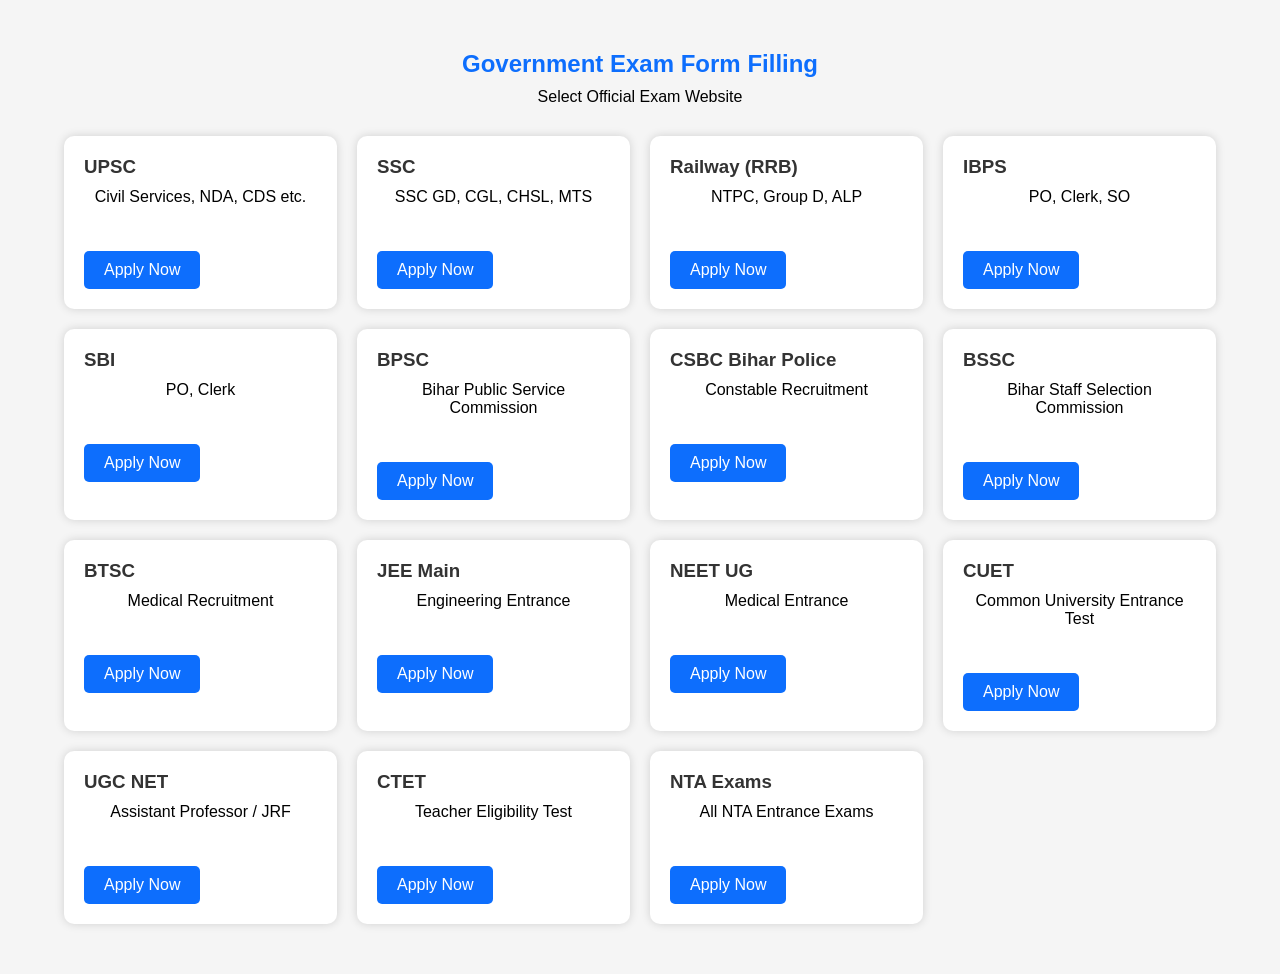
<file: Form filing/index.html>
<!DOCTYPE html>
<html lang="en">
<head>

<meta charset="UTF-8">
<meta name="viewport" content="width=device-width, initial-scale=1.0">

<title>Exam Form Filling | Dev Cyber Cafe</title>

<link rel="stylesheet" href="style.css">

</head>
<body>

<section class="exam-section">

<h1>Government Exam Form Filling</h1>

<p>Select Official Exam Website</p>

<div class="exam-container">

<!-- UPSC -->
<div class="exam-card">
<h3>UPSC</h3>
<p>Civil Services, NDA, CDS etc.</p>

<a href="https://upsconline.nic.in/" target="_blank">
Apply Now
</a>
</div>

<!-- SSC -->
<div class="exam-card">
<h3>SSC</h3>
<p>SSC GD, CGL, CHSL, MTS</p>

<a href="https://ssc.gov.in/" target="_blank">
Apply Now
</a>
</div>

<!-- Railway -->
<div class="exam-card">
<h3>Railway (RRB)</h3>
<p>NTPC, Group D, ALP</p>

<a href="https://www.rrbcdg.gov.in/" target="_blank">
Apply Now
</a>
</div>

<!-- Banking -->
<div class="exam-card">
<h3>IBPS</h3>

<p>PO, Clerk, SO</p>

<a href="https://www.ibps.in/" target="_blank">
Apply Now
</a>

</div>

<!-- SBI -->
<div class="exam-card">

<h3>SBI</h3>

<p>PO, Clerk</p>

<a href="https://sbi.co.in/web/careers" target="_blank">

Apply Now

</a>

</div>

<!-- Bihar -->
<div class="exam-card">

<h3>BPSC</h3>

<p>Bihar Public Service Commission</p>

<a href="https://bpsc.bih.nic.in/" target="_blank">

Apply Now

</a>

</div>

<!-- Bihar Police -->
<div class="exam-card">

<h3>CSBC Bihar Police</h3>

<p>Constable Recruitment</p>

<a href="https://csbc.bih.nic.in/" target="_blank">

Apply Now

</a>

</div>

<!-- Bihar SSC -->

<div class="exam-card">

<h3>BSSC</h3>

<p>Bihar Staff Selection Commission</p>

<a href="https://bssc.bihar.gov.in/" target="_blank">

Apply Now

</a>

</div>

<!-- Bihar BTSC -->

<div class="exam-card">

<h3>BTSC</h3>

<p>Medical Recruitment</p>

<a href="https://btsc.bih.nic.in/" target="_blank">

Apply Now

</a>

</div>

<!-- JEE -->

<div class="exam-card">

<h3>JEE Main</h3>

<p>Engineering Entrance</p>

<a href="https://jeemain.nta.nic.in/" target="_blank">

Apply Now

</a>

</div>

<!-- NEET -->

<div class="exam-card">

<h3>NEET UG</h3>

<p>Medical Entrance</p>

<a href="https://neet.nta.nic.in/" target="_blank">

Apply Now

</a>

</div>

<!-- CUET -->

<div class="exam-card">

<h3>CUET</h3>

<p>Common University Entrance Test</p>

<a href="https://cuet.nta.nic.in/" target="_blank">

Apply Now

</a>

</div>

<!-- UGC -->

<div class="exam-card">

<h3>UGC NET</h3>

<p>Assistant Professor / JRF</p>

<a href="https://ugcnet.nta.nic.in/" target="_blank">

Apply Now

</a>

</div>

<!-- CTET -->

<div class="exam-card">

<h3>CTET</h3>

<p>Teacher Eligibility Test</p>

<a href="https://ctet.nic.in/" target="_blank">

Apply Now

</a>

</div>

<!-- NTA -->

<div class="exam-card">

<h3>NTA Exams</h3>

<p>All NTA Entrance Exams</p>

<a href="https://nta.ac.in/" target="_blank">

Apply Now

</a>

</div>

</div>

</section>

<script src="script.js"></script>

</body>
</html>
</file>
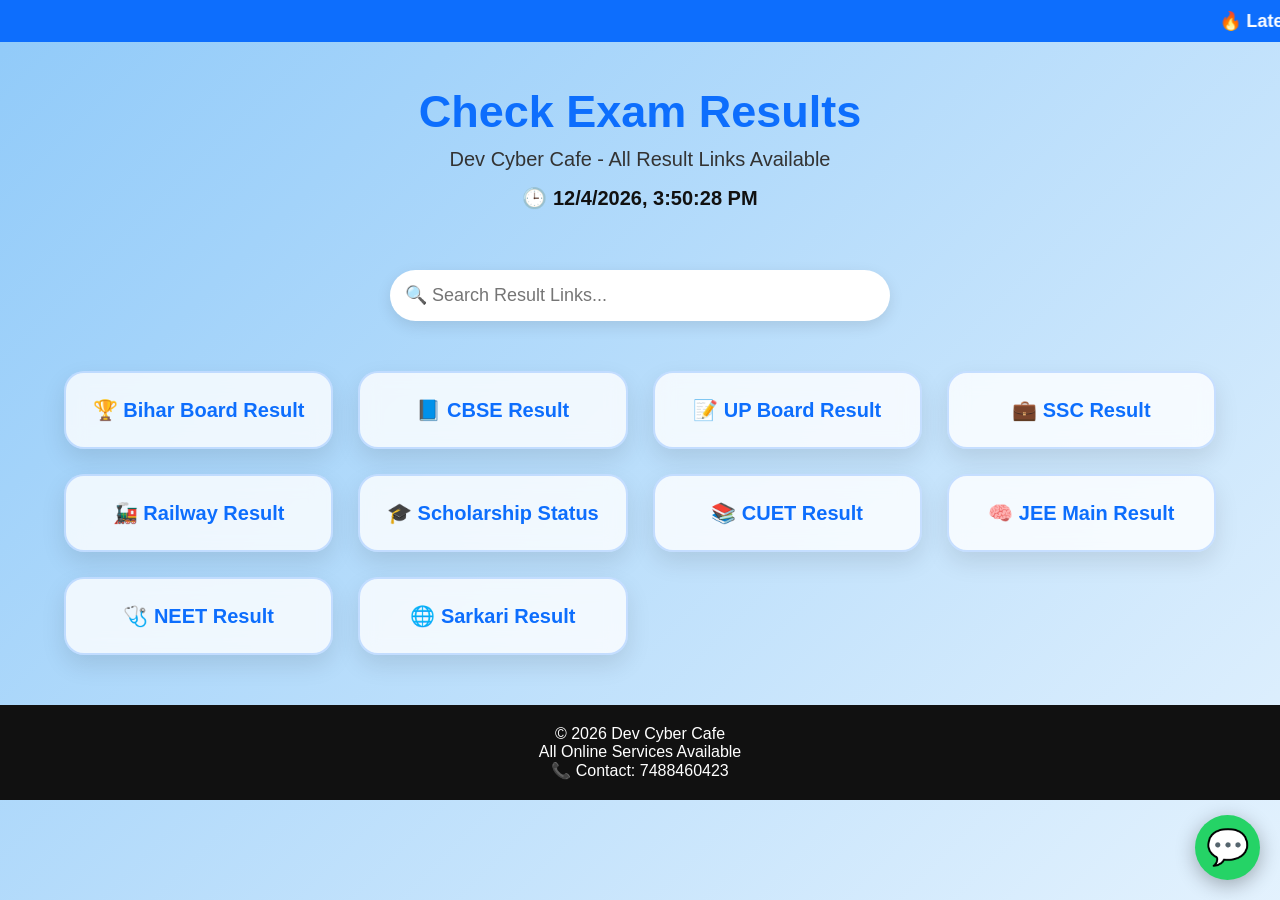
<file: Check result.html>
<!DOCTYPE html>
<html lang="en">
<head>
  <meta charset="UTF-8" />
  <meta name="viewport" content="width=device-width, initial-scale=1.0"/>

  <title>Check Result - Dev Cyber Cafe</title>

  <style>

    *{
      margin:0;
      padding:0;
      box-sizing:border-box;
      font-family:Arial, sans-serif;
    }

    body{
      min-height:100vh;
      background: linear-gradient(-45deg,#e3f2fd,#bbdefb,#ffffff,#90caf9);
      background-size:400% 400%;
      animation:bg 12s ease infinite;
    }

    @keyframes bg{
      0%{background-position:0% 50%;}
      50%{background-position:100% 50%;}
      100%{background-position:0% 50%;}
    }

    /* Notice Bar */

    marquee{
      background:#0d6efd;
      color:white;
      padding:10px;
      font-size:18px;
      font-weight:bold;
    }

    /* Header */

    .header{
      text-align:center;
      padding:40px 20px;
      color:#0d6efd;
    }

    .header h1{
      font-size:45px;
      margin-bottom:10px;
    }

    .header p{
      font-size:20px;
      color:#333;
    }

    /* Clock */

    #clock{
      margin-top:15px;
      font-size:20px;
      font-weight:bold;
      color:#111;
    }

    /* Search Box */

    .search-box{
      width:90%;
      max-width:500px;
      margin:20px auto;
      text-align:center;
    }

    .search-box input{
      width:100%;
      padding:15px;
      border:none;
      border-radius:30px;
      outline:none;
      font-size:18px;
      box-shadow:0 5px 15px rgba(0,0,0,0.1);
    }

    /* Result Links */

    .result-links{
      width:90%;
      max-width:1200px;
      margin:50px auto;

      display:grid;
      grid-template-columns:repeat(auto-fit,minmax(250px,1fr));
      gap:25px;
    }

    .result-links a{
      background:rgba(255,255,255,0.8);
      backdrop-filter:blur(10px);
      color:#0d6efd;
      text-decoration:none;
      padding:25px 20px;
      text-align:center;
      border-radius:20px;
      font-size:20px;
      font-weight:bold;
      border:2px solid rgba(13,110,253,0.2);

      transition:0.4s;

      box-shadow:0 10px 25px rgba(0,0,0,0.1);
    }

    .result-links a:hover{
      background:#0d6efd;
      color:white;

      transform:translateY(-10px) scale(1.03);

      box-shadow:0 15px 30px rgba(0,0,0,0.25);
    }

    /* Footer */

    footer{
      background:#111;
      color:white;
      text-align:center;
      padding:20px;
      margin-top:50px;
    }

    /* WhatsApp Button */

    .whatsapp{
      position:fixed;
      bottom:20px;
      right:20px;
      background:#25d366;
      color:white;
      width:65px;
      height:65px;
      border-radius:50%;
      display:flex;
      align-items:center;
      justify-content:center;
      font-size:35px;
      text-decoration:none;
      box-shadow:0 5px 20px rgba(0,0,0,0.3);
      z-index:1000;
      transition:0.3s;
    }

    .whatsapp:hover{
      transform:scale(1.1);
    }

    @media(max-width:600px){

      .header h1{
        font-size:30px;
      }

      .header p{
        font-size:16px;
      }

      .result-links a{
        font-size:18px;
      }

    }

  </style>

</head>
<body>

  <!-- Notice -->

  <marquee>
    🔥 Latest Results, Admit Cards & Scholarship Updates Available Here 🔥
  </marquee>

  <!-- Header -->

  <div class="header">
    <h1>Check Exam Results</h1>
    <p>Dev Cyber Cafe - All Result Links Available</p>

    <div id="clock"></div>
  </div>

  <!-- Search Box -->

  <div class="search-box">
    <input type="text" placeholder="🔍 Search Result Links...">
  </div>

  <!-- Result Links -->

  <div class="result-links">

    <a href="https://result.biharboardonline.org/"
    target="_blank" rel="noopener noreferrer">
    🏆 Bihar Board Result
    </a>

    <a href="https://ssc.gov.in/home/candidate-result"
    target="_blank" rel="noopener noreferrer">
    📘 CBSE Result
    </a>

    <a href="https://upresults.nic.in/"
    target="_blank" rel="noopener noreferrer">
    📝 UP Board Result
    </a>

    <a href="https://ssc.nic.in/"
    target="_blank" rel="noopener noreferrer">
    💼 SSC Result
    </a>

    <a href="https://www.rrbcdg.gov.in/"
    target="_blank" rel="noopener noreferrer">
    🚂 Railway Result
    </a>

    <a href="https://medhasoft.bih.nic.in/"
    target="_blank" rel="noopener noreferrer">
    🎓 Scholarship Status
    </a>

    <a href="https://cuet.samarth.ac.in/"
    target="_blank" rel="noopener noreferrer">
    📚 CUET Result
    </a>

    <a href="https://jeemain.nta.nic.in/"
    target="_blank" rel="noopener noreferrer">
    🧠 JEE Main Result
    </a>

    <a href="https://neet.nta.nic.in/"
    target="_blank" rel="noopener noreferrer">
    🩺 NEET Result
    </a>

    <a href="https://www.sarkariresult.com/"
    target="_blank" rel="noopener noreferrer">
    🌐 Sarkari Result
    </a>

  </div>

  <!-- Footer -->

  <footer>
    <p>© 2026 Dev Cyber Cafe</p>
    <p>All Online Services Available</p>
    <p>📞 Contact: 7488460423</p>
  </footer>

  <!-- WhatsApp Floating Button -->

  <a href="https://wa.me/917488460423"
  class="whatsapp"
  target="_blank">
  💬
  </a>

  <!-- Clock Script -->

  <script>

    setInterval(()=>{
      document.getElementById('clock').innerHTML =
      "🕒 " + new Date().toLocaleString();
    },1000);

  </script>

</body>
</html>
</file>
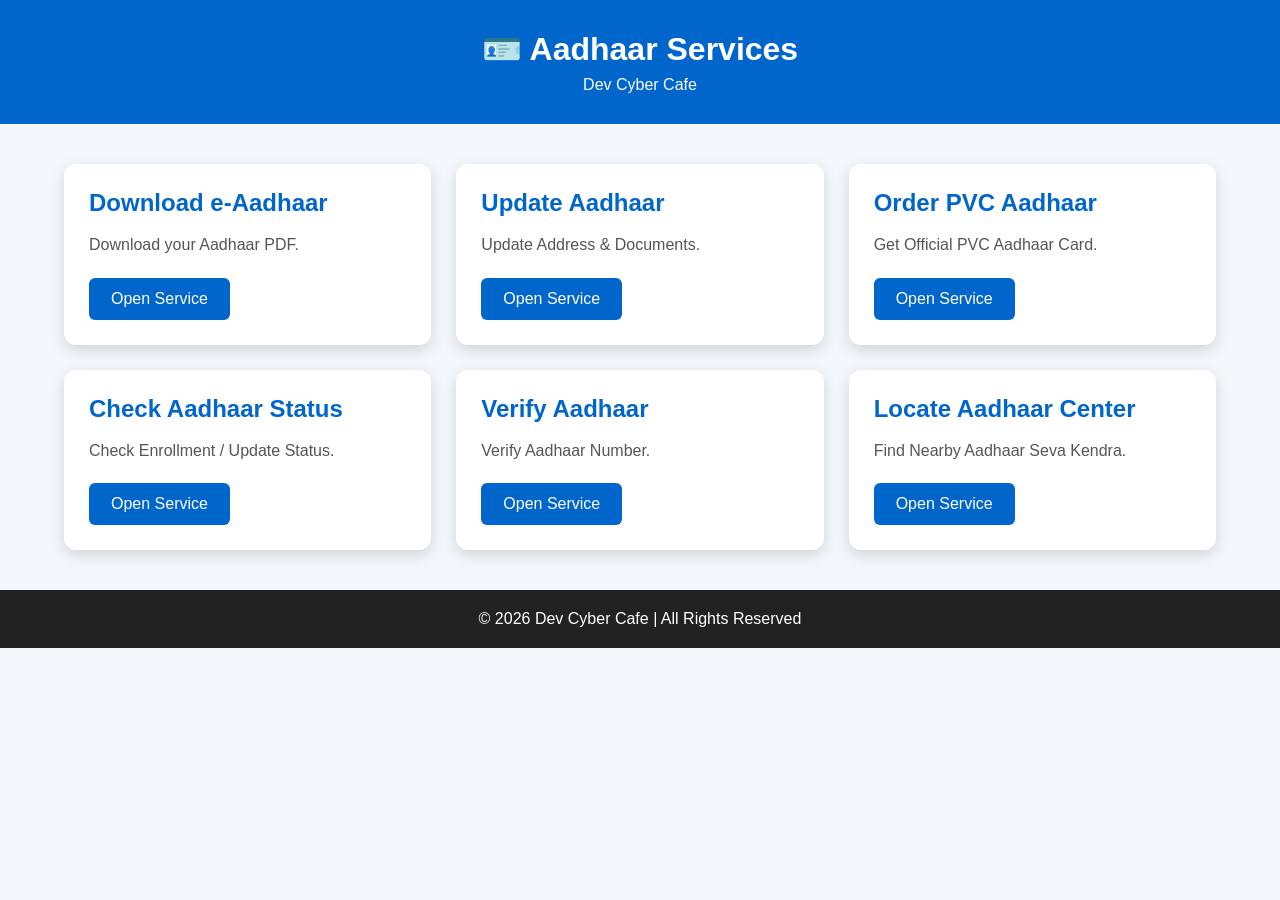
<file: Aadhar service/aadhaar.html>
<!DOCTYPE html>
<html lang="en">

<head>

    <meta charset="UTF-8">
    <meta name="viewport" content="width=device-width, initial-scale=1.0">

    <title>Aadhaar Services | Dev Cyber Cafe</title>

    <link rel="stylesheet" href="aadhaar.css">

</head>

<body>

    <!-- ===========================
            Header
    ============================ -->

    <header>

        <h1>🪪 Aadhaar Services</h1>

        <p>Dev Cyber Cafe</p>

    </header>



    <!-- ===========================
            Service Section
    ============================ -->

    <section class="services">

        <!-- Download Aadhaar -->

        <div class="card">

            <h2>Download e-Aadhaar</h2>

            <p>Download your Aadhaar PDF.</p>

            <a href="https://myaadhaar.uidai.gov.in/genricDownloadAadhaar" target="_blank">

                Open Service

            </a>

        </div>



        <!-- Update Aadhaar -->

        <div class="card">

            <h2>Update Aadhaar</h2>

            <p>Update Address & Documents.</p>

            <a href="https://myaadhaar.uidai.gov.in/" target="_blank">

                Open Service

            </a>

        </div>



        <!-- PVC Card -->

        <div class="card">

            <h2>Order PVC Aadhaar</h2>

            <p>Get Official PVC Aadhaar Card.</p>

            <a href="https://myaadhaar.uidai.gov.in/genricPVC" target="_blank">

                Open Service

            </a>

        </div>



        <!-- Check Status -->

        <div class="card">

            <h2>Check Aadhaar Status</h2>

            <p>Check Enrollment / Update Status.</p>

            <a href="https://myaadhaar.uidai.gov.in/check-aadhaar" target="_blank">

                Open Service

            </a>

        </div>



        <!-- Verify Aadhaar -->

        <div class="card">

            <h2>Verify Aadhaar</h2>

            <p>Verify Aadhaar Number.</p>

            <a href="https://myaadhaar.uidai.gov.in/verifyAadhaar" target="_blank">

                Open Service

            </a>

        </div>



        <!-- Locate Center -->

        <div class="card">

            <h2>Locate Aadhaar Center</h2>

            <p>Find Nearby Aadhaar Seva Kendra.</p>

            <a href="https://appointments.uidai.gov.in/" target="_blank">

                Open Service

            </a>

        </div>

    </section>



    <!-- Footer -->

    <footer>

        © 2026 Dev Cyber Cafe | All Rights Reserved

    </footer>



    <script src="aadhaar.js"></script>

</body>

</html>
</file>
<file: Form filing/style.css>
/* Reset */

*{
margin:0;
padding:0;
box-sizing:border-box;
font-family:Arial,sans-serif;
}

/* Body */

body{
background:#f5f5f5;
}

/* Section */

.exam-section{

width:90%;
margin:auto;
padding:50px 0;

}

/* Heading */

.exam-section h1{

text-align:center;
margin-bottom:10px;
color:#0d6efd;

}

/* Paragraph */

.exam-section p{

text-align:center;
margin-bottom:30px;

}

/* Grid */

.exam-container{

display:grid;

grid-template-columns:repeat(auto-fit,minmax(250px,1fr));

gap:20px;

}

/* Card */

.exam-card{

background:#fff;

padding:20px;

border-radius:10px;

box-shadow:0 0 10px rgba(0,0,0,.15);

transition:.3s;

}

/* Hover */

.exam-card:hover{

transform:translateY(-5px);

}

/* Title */

.exam-card h3{

margin-bottom:10px;

color:#333;

}

/* Button */

.exam-card a{

display:inline-block;

margin-top:15px;

background:#0d6efd;

color:#fff;

padding:10px 20px;

text-decoration:none;

border-radius:5px;

}

/* Hover */

.exam-card a:hover{

background:#0a58ca;

}
</file>
<file: Aadhar service/aadhaar.css>
/* ===========================
      Reset
=========================== */

*{
    margin:0;
    padding:0;
    box-sizing:border-box;
    font-family:Arial,sans-serif;
}

/* Body */

body{

    background:#f4f7fb;

}



/* Header */

header{

    background:#0066cc;

    color:white;

    text-align:center;

    padding:30px;

}

header p{

    margin-top:8px;

}



/* Service Section */

.services{

    width:90%;

    margin:40px auto;

    display:grid;

    grid-template-columns:repeat(auto-fit,minmax(280px,1fr));

    gap:25px;

}



/* Card */

.card{

    background:white;

    padding:25px;

    border-radius:12px;

    box-shadow:0 5px 15px rgba(0,0,0,.15);

    transition:.3s;

}



.card:hover{

    transform:translateY(-8px);

}



/* Heading */

.card h2{

    color:#0066cc;

    margin-bottom:15px;

}



/* Paragraph */

.card p{

    color:#555;

    margin-bottom:20px;

    line-height:1.6;

}



/* Button */

.card a{

    display:inline-block;

    background:#0066cc;

    color:white;

    text-decoration:none;

    padding:12px 22px;

    border-radius:6px;

    transition:.3s;

}



.card a:hover{

    background:#004b99;

}



/* Footer */

footer{

    background:#222;

    color:white;

    text-align:center;

    padding:20px;

    margin-top:40px;

}



/* Mobile */

@media(max-width:768px){

header{

padding:20px;

}

.card{

padding:20px;

}

}
</file>
